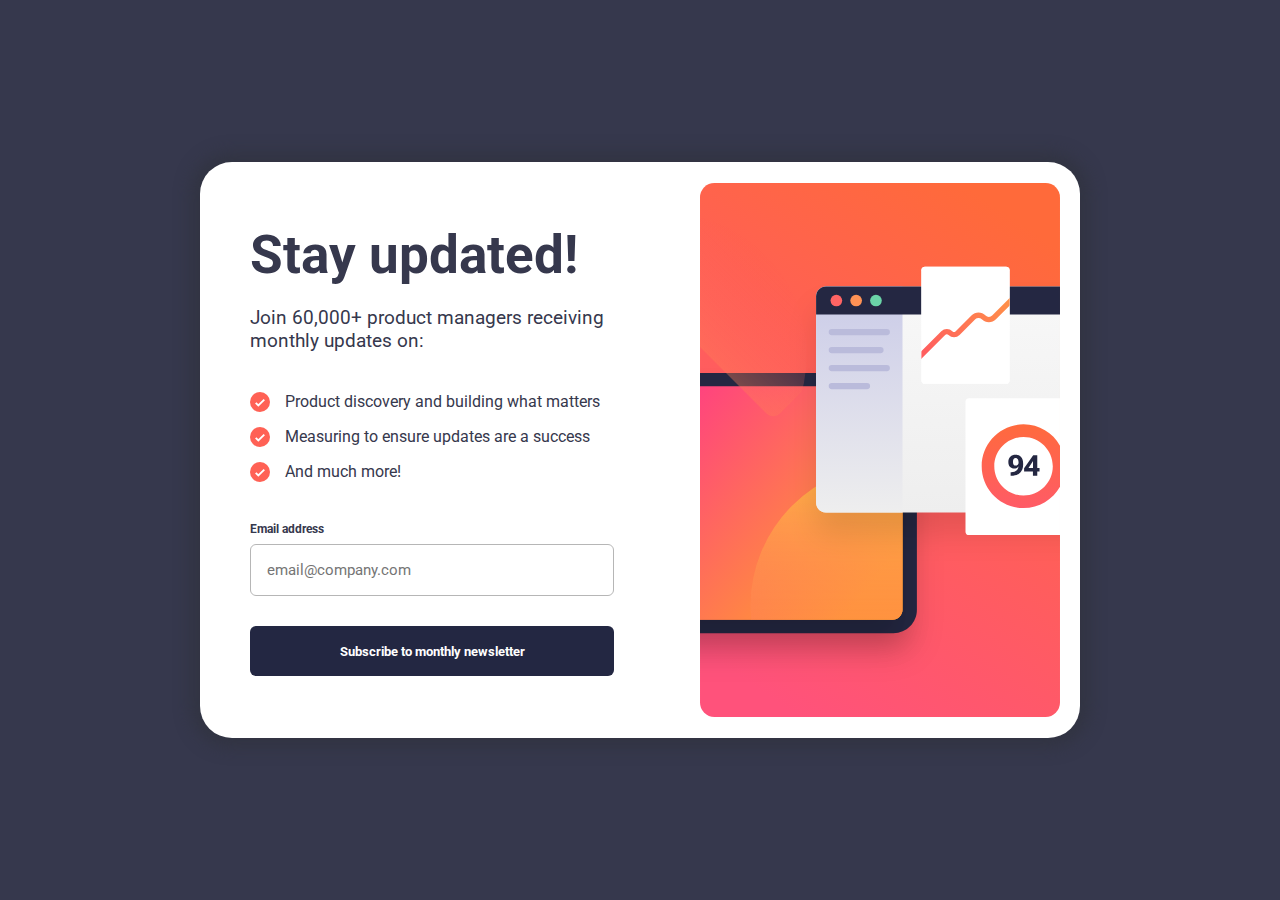
<file: index.html>
<!DOCTYPE html>
<html lang="en">
  <head>
    <meta charset="UTF-8" />
    <meta name="viewport" content="width=device-width, initial-scale=1.0" />
    <!-- displays site properly based on user's device -->
    <link rel="preconnect" href="https://fonts.googleapis.com" />
    <link rel="preconnect" href="https://fonts.gstatic.com" crossorigin />
    <link
      href="https://fonts.googleapis.com/css2?family=Roboto:wght@400;700&display=swap"
      rel="stylesheet"
    />
    <link rel="stylesheet" href="./style.css" />
    <link
      rel="icon"
      type="image/png"
      sizes="32x32"
      href="./assets/images/favicon-32x32.png"
    />

    <title>
      Frontend Mentor | Newsletter sign-up form with success message
    </title>

    <!-- Feel free to remove these styles or customise in your own stylesheet 👍 -->
  </head>
  <body>
    <div class="parent">
      <div class="container">
        <div class="info">
          <div class="head">Stay updated!</div>
          <div class="bdy">
            Join 60,000+ product managers receiving monthly updates on:
          </div>
          <div class="lst">
            <div class="lsst">
              <img
                class="icn"
                src="./assets/images/icon-list.svg"
                alt="icon"
              />Product discovery and building what matters
            </div>
            <div class="lsst">
              <img
                class="icn"
                src="./assets/images/icon-list.svg"
                alt="icon"
              />Measuring to ensure updates are a success
            </div>
            <div class="lsst">
              <img
                class="icn"
                src="./assets/images/icon-list.svg"
                alt="icon"
              />And much more!
            </div>
          </div>
          <div class="mail" id="mailerr">
            <div class="massg">
              <label class="lbl" for="email">Email address </label
              ><span class="error1" id="validationResult"></span>
            </div>
            <input
              class="inp"
              type="email"
              name="email"
              id="email"
              placeholder="email@company.com"
            />
          </div>
        </div>
        <div class="bttn">
          <input
            onclick="validateEmail()"
            class="btn"
            type="submit"
            value="Subscribe to monthly newsletter"
          />
        </div>
      </div>
      <div class="immg">
        <img
          class="img1"
          src="./assets/images/illustration-sign-up-desktop.svg"
          alt="illustration-sign-up"
        />
        <img
          class="img2"
          src="./assets/images/illustration-sign-up-mobile.svg"
          alt="illustration-sign-up"
        />
      </div>
    </div>
    <script src="./index.js"></script>
  </body>
</html>
</file>
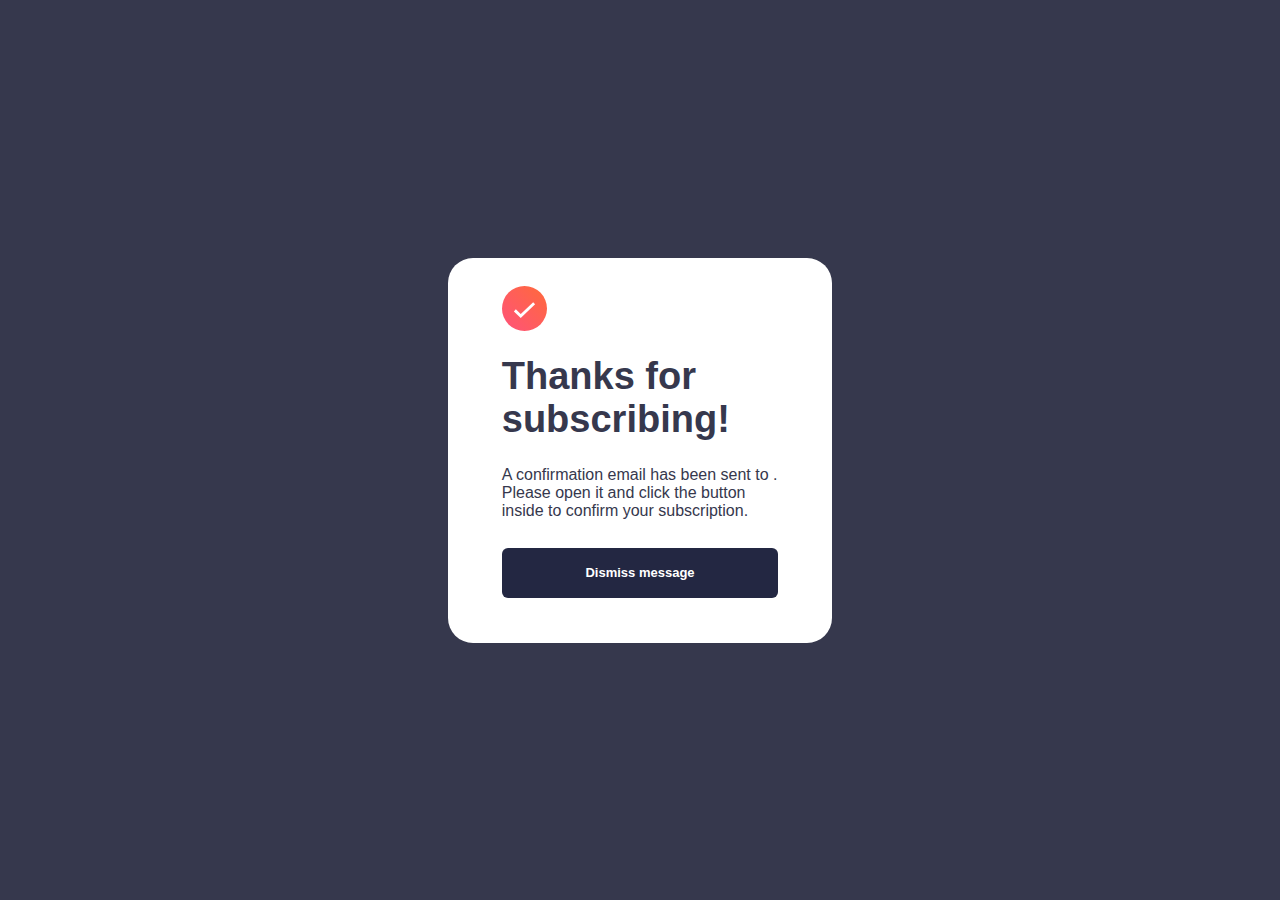
<file: thx.html>
<html lang="en">
  <head>
    <meta charset="UTF-8" />
    <meta name="viewport" content="width=device-width, initial-scale=1.0" />
    <!-- displays site properly based on user's device -->
    <link rel="stylesheet" href="./style.css" />
    <link
      rel="icon"
      type="image/png"
      sizes="32x32"
      href="./images/favicon-32x32.png"
    />
    <link rel="stylesheet" href="./style.css" />

    <link rel="preconnect" href="https://fonts.googleapis.com" />
    <link rel="preconnect" href="https://fonts.gstatic.com" crossorigin />
    <link
      href="https://fonts.googleapis.com/css2?family=Overpass:wght@400;700&display=swap"
      rel="stylesheet"
    />

    <title>Frontend Mentor | Interactive rating component</title>

    <!-- Feel free to remove these styles or customise in your own stylesheet 👍 -->
    <style></style>
  </head>
  <body>
    <div class="parent1">
      <div class="conteiner1">
        <div class="image2">
          <img
            class="thanku"
            src="./assets/images/icon-success.svg"
            alt="success"
          />
        </div>
        <div class="title">Thanks for subscribing!</div>
        <div class="disc1">
          A confirmation email has been sent to
          <span id="theemail"> --</span>. Please open it and click the button
          inside to confirm your subscription.
        </div>
        <div>
          <a href="./index.html">
            <input class="btn" type="submit" value="Dismiss message" />
          </a>
        </div>
      </div>
    </div>
    <script src="./index.js"></script>
  </body>
</html>
</file>
<file: style.css>
body {
  background-color: #36384d;
  display: flex;
  height: 100vh;
  justify-content: center;
  align-items: center;
  margin: 0;
}
.container {
  text-align: center;
  padding-top: 12px;
  border-radius: 20px;
  width: 29rem;
}
.parent {
  background-color: white;
  display: flex;
  justify-content: space-between;
  border-radius: 32px;
  box-shadow: 0px 0px 15px 10px rgb(49 51 64 / 80%);
  height: 36rem;
  width: 55rem;
}
.info {
  text-align: left;
  font-family: "Roboto", sans-serif;
  color: #36384d;
  padding: 30px;
  margin: 20px 20px 0px 20px;
}
.head {
  font-size: 53px !important;
  font-weight: 700;
  margin-bottom: 20px;
  font-size: 43px;
}
.bdy {
  font-size: 19px;
}
.icn {
  width: 20px;
  margin-right: 15px;
}
.lst {
  margin: 40px 0 40px 0;
}
.lsst {
  margin-bottom: 15px;
  display: flex;
  justify-content: left;
}
.mail {
  display: grid;
}
.lbl {
  text-align: left;
  font-family: "Roboto", sans-serif;
  color: #36384d;
  font-size: 12px;
  font-weight: 700;
  margin-bottom: 8px;
}
.inp {
  border: 1px solid #b6b6b6;
  border-radius: 6px;
  border-width: 1px;
  padding: 16px;
  text-align: left;
  font-family: "Roboto", sans-serif;
  font-size: 15px;
}
.btn {
  width: 100%;
  color: white;
  background-color: #232742;
  font-family: "Roboto", sans-serif;
  font-size: 13px;
  font-weight: 700;
  border: 0;
  border-radius: 6px;
  height: 50px;
  cursor: pointer;
}
.btn:hover {
  color: #232742;
  background-color: white;
  border: 1px solid #232742;
}
.bttn {
  padding: 0 30px 0 30px;
  margin: 0 20px 0 20px;
}
.immg {
  display: flex;
  justify-content: center;
  align-items: center;
}
.img1 {
  width: 90%;
}

/* thank u */
.conteiner1 {
  width: 72%;
}
.parent1 {
  width: 384px;
  height: 373px;
  padding-top: 12px;
  background: white;
  border-radius: 25px;
  display: flex;
  justify-content: center;
}
.title {
  font-family: "Roboto", sans-serif;
  color: #36384d;
  font-weight: 700;
  font-size: 38px;
  text-align: left;
  margin: 40px 0px 25px 0px;
}
.image2 {
  display: flex;
  position: relative;
  top: 16px;
}

.thanku {
  width: 45px;
}
.disc1 {
  font-family: "Roboto", sans-serif;
  color: #36384d;
  font-size: 16px;
  margin-bottom: 28px;
}

.error1 {
  color: red;
  font-size: 12px;
  text-align: end;
}
.mail.error input {
  border: 1px solid red;
  background-color: #ff888833;
}
.massg {
  display: flex;
  justify-content: space-between;
}
#theemail {
  font-size: 15px;
  font-weight: 700;
}
.img2 {
  display: none;
}

@media (max-width: 375px) {
  .img1 {
    display: none;
  }
  .img2 {
    display: flex;
    width: 100%;
  }
  .parent {
    flex-direction: column-reverse;
    height: auto;
    width: auto;
    border-radius: unset;
  }
  .container {
    width: unset;
  }
  .info {
    padding: 20px;
    margin: unset;
  }
  .bttn {
    padding: 0 20px 0 20px;
    margin: unset;
  }
  .parent1 {
    height: 100%;
    border-radius: unset;
  }
  .conteiner1 {
    margin: 60px 0;
    width: 82%;
  }
  .disc1 {
    margin-bottom: 235px;
  }
}
</file>
